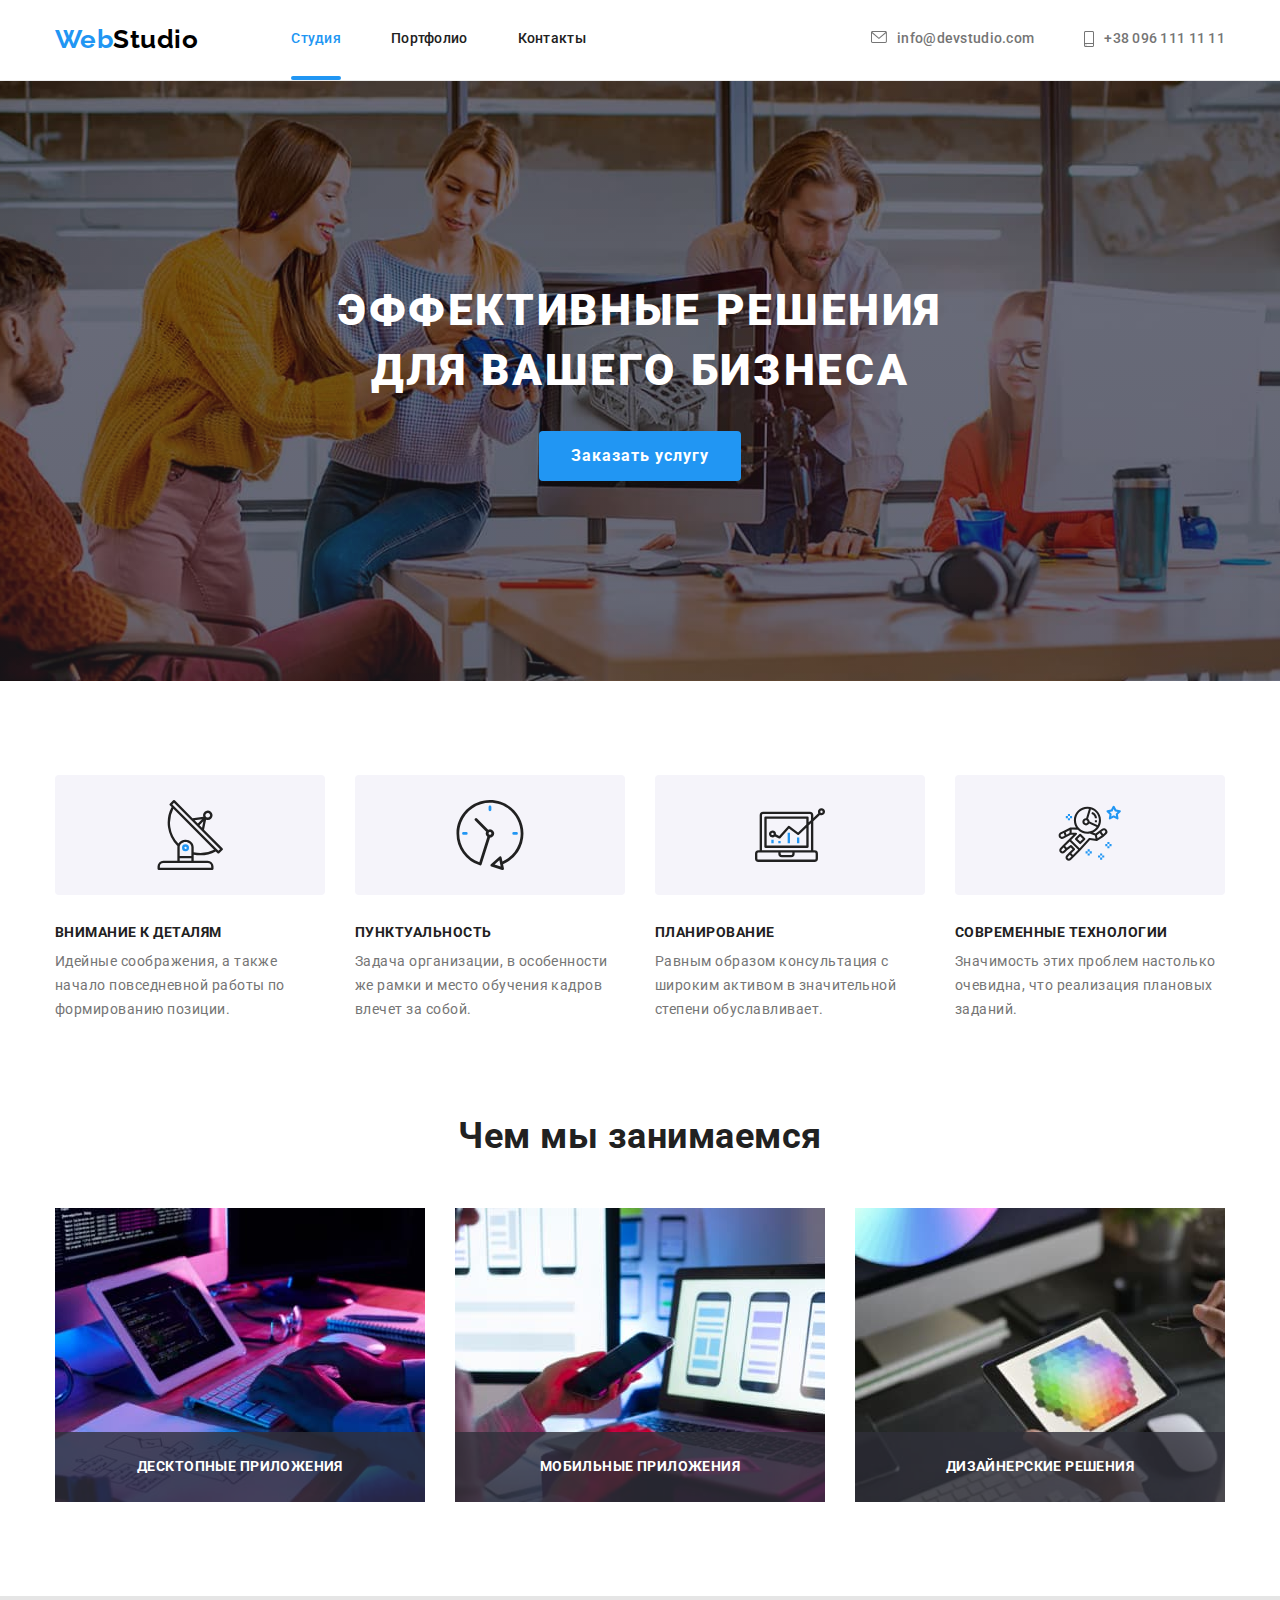
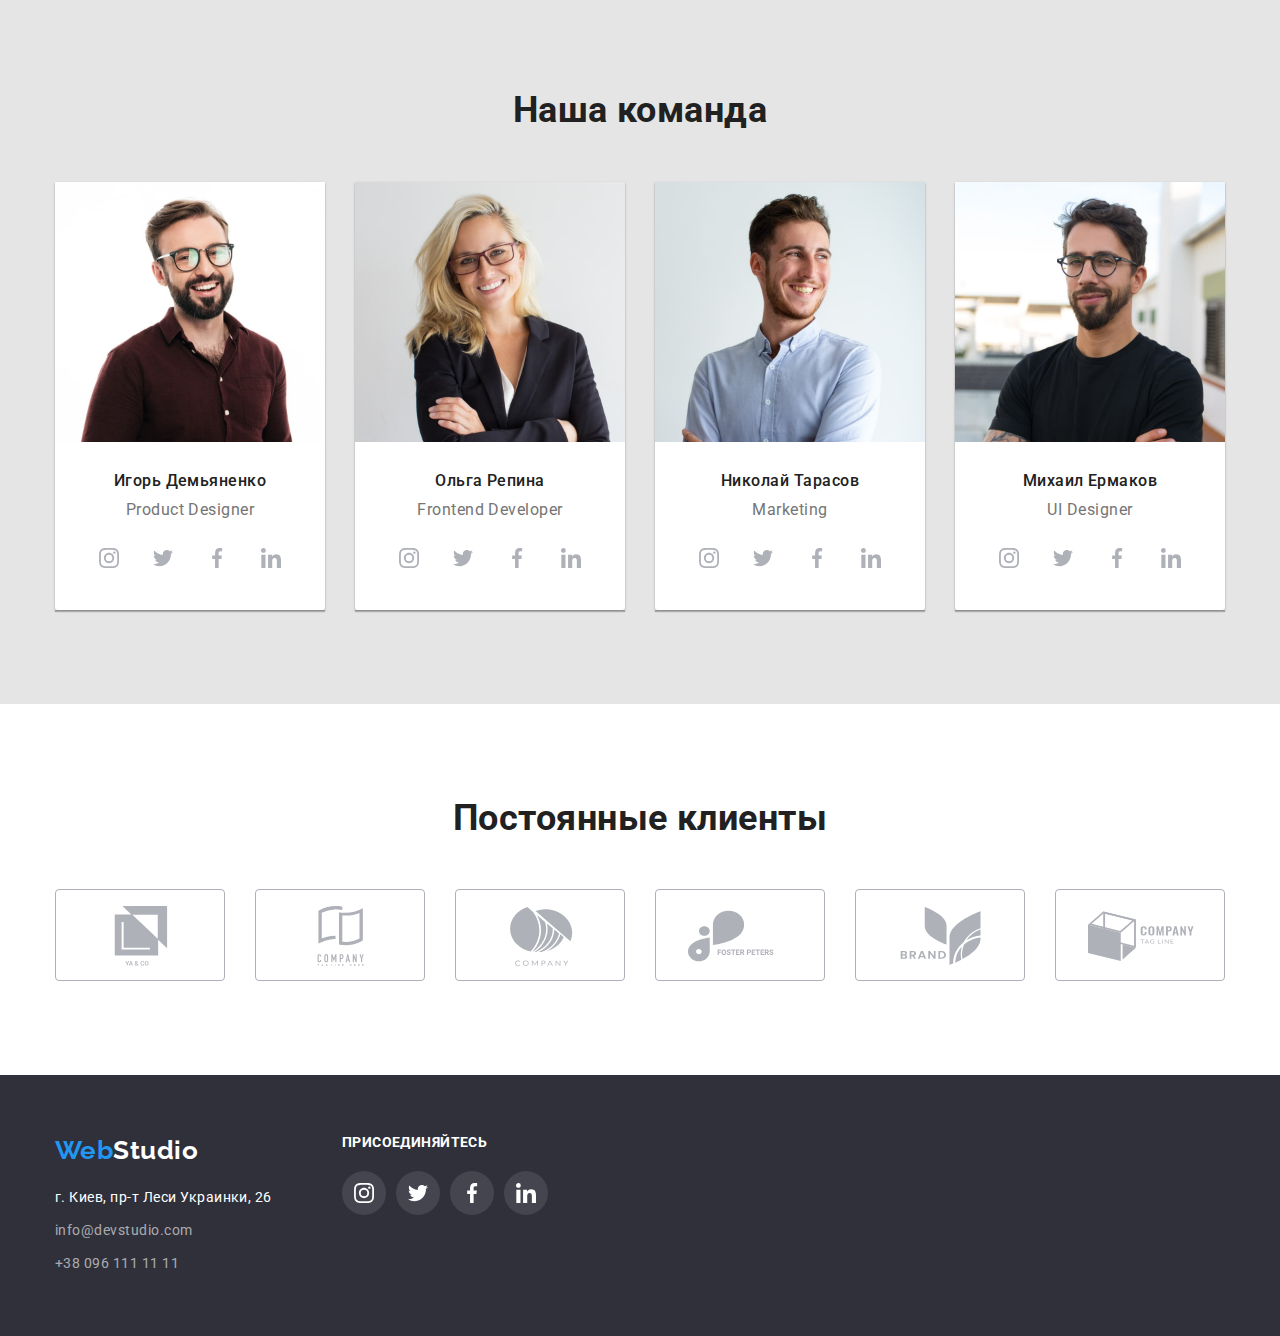
<file: index.html>
<!DOCTYPE html>
<html lang="ru">
  <head>
    <meta charset="UTF-8" />
    <meta http-equiv="X-UA-Compatible" content="IE=edge" />
    <meta name="viewport" content="width=device-width, initial-scale=1.0" />
    <title>Document</title>
    <link rel="preconnect" href="https://fonts.googleapis.com" />
    <link rel="preconnect" href="https://fonts.gstatic.com" crossorigin />
    <link
      href="https://fonts.googleapis.com/css2?family=Raleway:wght@700&family=Roboto:wght@400;500;700;900&display=swap"
      rel="stylesheet"
    />
    <link
      rel="stylesheet"
      href="https://cdnjs.cloudflare.com/ajax/libs/modern-normalize/1.1.0/modern-normalize.css"
    />
    <link rel="stylesheet" href="./css/styles.css" />
  </head>

  <body class="page">
    <!-- Шапка сайта -->

    <header class="page-header">
      <div class="container">
        <div class="header-box">
          <nav class="site-nav">
            <a href="./index.html" class="logo link"><span>Web</span>Studio</a>

            <ul class="site-nav-list list">
              <li class="site-nav-item">
                <a href="./index.html" class="link current">Студия</a>
              </li>
              <li class="site-nav-item">
                <a href="./portfolio.html" class="link">Портфолио</a>
              </li>
              <li class="site-nav-item">
                <a href="#" class="link">Контакты</a>
              </li>
            </ul>
          </nav>

          <ul class="header-contacts-list list">
            <li class="header-contacts-item">
              <a href="mailto:info@devstudio.com" class="link"
                ><svg class="contacts-icon" width="16" height="12">
                  <use href="./images/symbol-defs.svg#icon-envelope"></use>
                </svg>
                info@devstudio.com</a
              >
            </li>
            <li class="header-contacts-item">
              <a href="tel:+380961111111" class="link"
                ><svg class="contacts-icon" width="10" height="16">
                  <use href="./images/symbol-defs.svg#icon-smartphone"></use>
                </svg>
                +38 096 111 11 11</a
              >
            </li>
          </ul>
        </div>
      </div>
    </header>

    <main>
      <!-- Герой -->

      <section class="hero section">
        <div class="container">
          <h1 class="hero-title">Эффективные решения для вашего бизнеса</h1>
          <button type="button" class="button primary" data-modal-open>
            Заказать услугу
          </button>
        </div>
      </section>

      <!-- Преймущества -->

      <section class="advantages section">
        <div class="advantages-box container">
          <!-- <h2 class="advantages-title section-title">Наши преймущества</h2> -->
          <ul class="list advantages-list">
            <li class="advantages-item">
              <div class="advantages-item-box">
                <svg class="advantages-icon">
                  <use href="./images/symbol-defs.svg#icon-Group123"></use>
                </svg>
              </div>

              <h3 class="advantages-list-title">Внимание к деталям</h3>
              <p class="advantages-list-text">
                Идейные соображения, а также начало повседневной работы по
                формированию позиции.
              </p>
            </li>
            <li class="advantages-item">
              <div class="advantages-item-box">
                <svg class="advantages-icon">
                  <use href="./images/symbol-defs.svg#icon-clock-1"></use>
                </svg>
              </div>
              <h3 class="advantages-list-title">Пунктуальность</h3>
              <p class="advantages-list-text">
                Задача организации, в особенности же рамки и место обучения
                кадров влечет за собой.
              </p>
            </li>
            <li class="advantages-item">
              <div class="advantages-item-box">
                <svg class="advantages-icon">
                  <use href="./images/symbol-defs.svg#icon-diagram-1"></use>
                </svg>
              </div>
              <h3 class="advantages-list-title">Планирование</h3>
              <p class="advantages-list-text">
                Равным образом консультация с широким активом в значительной
                степени обуславливает.
              </p>
            </li>
            <li class="advantages-item">
              <div class="advantages-item-box">
                <svg class="advantages-icon">
                  <use href="./images/symbol-defs.svg#icon-astronaut-1"></use>
                </svg>
              </div>
              <h3 class="advantages-list-title">Современные технологии</h3>
              <p class="advantages-list-text">
                Значимость этих проблем настолько очевидна, что реализация
                плановых заданий.
              </p>
            </li>
          </ul>
        </div>
      </section>

      <!-- Чем мы занимаемся -->

      <section class="work section">
        <div class="work-box container">
          <h2 class="work-title section-title">Чем мы занимаемся</h2>
          <ul class="list work-list">
            <li class="work-item">
              <a href="#" class="link">
                <img
                  src="./images/img1.jpg"
                  alt="Наши работы"
                  width="370"
                  height="294"
                />

                <h3 class="work-item-text">Десктопные приложения</h3>
              </a>
            </li>
            <li class="work-item">
              <a href="#" class="link">
                <img
                  src="./images/img2.jpg"
                  alt="Наши работы"
                  width="370"
                  height="294"
                />
                <h3 class="work-item-text">Мобильные приложения</h3>
              </a>
            </li>
            <li class="work-item">
              <a href="#" class="link">
                <img
                  src="./images/img3.jpg"
                  alt="Наши работы"
                  width="370"
                  height="294"
                />
                <h3 class="work-item-text">Дизайнерские решения</h3>
              </a>
            </li>
          </ul>
        </div>
      </section>

      <!-- Наша команда-->

      <section class="section team">
        <div class="team-box container">
          <h2 class="section-title">Наша команда</h2>
          <ul class="list team-list">
            <li class="team-item">
              <img
                src="./images/img-demyanenko.jpg"
                alt="Наши специалисты"
                width="270"
                height="260"
              />
              <div class="team-card-text">
                <h3 class="title">Игорь Демьяненко</h3>
                <p>Product Designer</p>

                <ul class="list social-list">
                  <li class="social-item">
                    <a href="#" class="link">
                      <div class="social-box">
                        <svg class="social-icon">
                          <use
                            href="./images/symbol-defs.svg#icon-instagram-2"
                          ></use>
                        </svg>
                      </div>
                    </a>
                  </li>

                  <li class="social-item">
                    <a href="#" class="link">
                      <div class="social-box">
                        <svg class="social-icon">
                          <use
                            href="./images/symbol-defs.svg#icon-twitter-1"
                          ></use>
                        </svg>
                      </div>
                    </a>
                  </li>

                  <li class="social-item">
                    <a href="#" class="link">
                      <div class="social-box">
                        <svg class="social-icon">
                          <use
                            href="./images/symbol-defs.svg#icon-facebook-1"
                          ></use>
                        </svg>
                      </div>
                    </a>
                  </li>

                  <li class="social-item">
                    <a href="#" class="link">
                      <div class="social-box">
                        <svg class="social-icon">
                          <use
                            href="./images/symbol-defs.svg#icon-linkedin-1"
                          ></use>
                        </svg>
                      </div>
                    </a>
                  </li>
                </ul>
              </div>
            </li>
            <li class="team-item">
              <img
                src="./images/img-repyna.jpg"
                alt="Наши специалисты"
                width="270"
                height="260"
              />
              <div class="team-card-text">
                <h3 class="title">Ольга Репина</h3>
                <p>Frontend Developer</p>

                <ul class="list social-list">
                  <li class="social-item">
                    <a href="#" class="link">
                      <div class="social-box">
                        <svg class="social-icon">
                          <use
                            href="./images/symbol-defs.svg#icon-instagram-2"
                          ></use>
                        </svg>
                      </div>
                    </a>
                  </li>

                  <li class="social-item">
                    <a href="#" class="link">
                      <div class="social-box">
                        <svg class="social-icon">
                          <use
                            href="./images/symbol-defs.svg#icon-twitter-1"
                          ></use>
                        </svg>
                      </div>
                    </a>
                  </li>

                  <li class="social-item">
                    <a href="#" class="link">
                      <div class="social-box">
                        <svg class="social-icon">
                          <use
                            href="./images/symbol-defs.svg#icon-facebook-1"
                          ></use>
                        </svg>
                      </div>
                    </a>
                  </li>

                  <li class="social-item">
                    <a href="#" class="link">
                      <div class="social-box">
                        <svg class="social-icon">
                          <use
                            href="./images/symbol-defs.svg#icon-linkedin-1"
                          ></use>
                        </svg>
                      </div>
                    </a>
                  </li>
                </ul>
              </div>
            </li>
            <li class="team-item">
              <img
                src="./images/img-tarasov.jpg"
                alt="Наши специалисты"
                width="270"
                height="260"
              />
              <div class="team-card-text">
                <h3 class="title">Николай Тарасов</h3>
                <p>Marketing</p>

                <ul class="list social-list">
                  <li class="social-item">
                    <a href="#" class="link">
                      <div class="social-box">
                        <svg class="social-icon">
                          <use
                            href="./images/symbol-defs.svg#icon-instagram-2"
                          ></use>
                        </svg>
                      </div>
                    </a>
                  </li>

                  <li class="social-item">
                    <a href="#" class="link">
                      <div class="social-box">
                        <svg class="social-icon">
                          <use
                            href="./images/symbol-defs.svg#icon-twitter-1"
                          ></use>
                        </svg>
                      </div>
                    </a>
                  </li>

                  <li class="social-item">
                    <a href="#" class="link">
                      <div class="social-box">
                        <svg class="social-icon">
                          <use
                            href="./images/symbol-defs.svg#icon-facebook-1"
                          ></use>
                        </svg>
                      </div>
                    </a>
                  </li>

                  <li class="social-item">
                    <a href="#" class="link">
                      <div class="social-box">
                        <svg class="social-icon">
                          <use
                            href="./images/symbol-defs.svg#icon-linkedin-1"
                          ></use>
                        </svg>
                      </div>
                    </a>
                  </li>
                </ul>
              </div>
            </li>
            <li class="team-item">
              <img
                src="./images/img-ermakov.jpg"
                alt="Наши специалисты"
                width="270"
                height="260"
              />
              <div class="team-card-text">
                <h3 class="title">Михаил Ермаков</h3>
                <p>UI Designer</p>

                <ul class="list social-list">
                  <li class="social-item">
                    <a href="#" class="link">
                      <div class="social-box">
                        <svg class="social-icon">
                          <use
                            href="./images/symbol-defs.svg#icon-instagram-2"
                          ></use>
                        </svg>
                      </div>
                    </a>
                  </li>

                  <li class="social-item">
                    <a href="#" class="link">
                      <div class="social-box">
                        <svg class="social-icon">
                          <use
                            href="./images/symbol-defs.svg#icon-twitter-1"
                          ></use>
                        </svg>
                      </div>
                    </a>
                  </li>

                  <li class="social-item">
                    <a href="#" class="link">
                      <div class="social-box">
                        <svg class="social-icon">
                          <use
                            href="./images/symbol-defs.svg#icon-facebook-1"
                          ></use>
                        </svg>
                      </div>
                    </a>
                  </li>

                  <li class="social-item">
                    <a href="#" class="link">
                      <div class="social-box">
                        <svg class="social-icon">
                          <use
                            href="./images/symbol-defs.svg#icon-linkedin-1"
                          ></use>
                        </svg>
                      </div>
                    </a>
                  </li>
                </ul>
              </div>
            </li>
          </ul>
        </div>
      </section>

      <!-- Постоянные клиенты -->

      <section class="section clients">
        <div class="container">
          <h2 class="section-title">Постоянные клиенты</h2>

          <ul class="list clients-list">
            <li class="clients-item">
              <a href="#" class="link">
                <div class="clients-item-box">
                  <svg class="clients-icon">
                    <use href="./images/symbol-defs.svg#icon-group"></use>
                  </svg>
                </div>
              </a>
            </li>

            <li class="clients-item">
              <a href="#" class="link">
                <div class="clients-item-box">
                  <svg class="clients-icon">
                    <use href="./images/symbol-defs.svg#icon-group-1"></use>
                  </svg>
                </div>
              </a>
            </li>

            <li class="clients-item">
              <a href="#" class="link">
                <div class="clients-item-box">
                  <svg class="clients-icon">
                    <use href="./images/symbol-defs.svg#icon-group-2"></use>
                  </svg>
                </div>
              </a>
            </li>

            <li class="clients-item">
              <a href="#" class="link">
                <div class="clients-item-box">
                  <svg class="clients-icon">
                    <use href="./images/symbol-defs.svg#icon-group-3"></use>
                  </svg>
                </div>
              </a>
            </li>

            <li class="clients-item">
              <a href="#" class="link">
                <div class="clients-item-box">
                  <svg class="clients-icon">
                    <use href="./images/symbol-defs.svg#icon-group-4"></use>
                  </svg>
                </div>
              </a>
            </li>

            <li class="clients-item">
              <a href="#" class="link">
                <div class="clients-item-box">
                  <svg class="clients-icon">
                    <use href="./images/symbol-defs.svg#icon-group-5"></use>
                  </svg>
                </div>
              </a>
            </li>
          </ul>
        </div>
      </section>
    </main>

    <!-- Футер -->

    <footer class="page-footer">
      <div class="footer-info container">
        <div class="footer-contacts">
          <a href="./index.html" class="link logo"><span>Web</span>Studio</a>
          <address>г. Киев, пр-т Леси Украинки, 26</address>
          <ul class="footer-contacts list">
            <li class="footer-contacts-item">
              <a href="mailto:info@devstudio.com" class="link"
                >info@devstudio.com</a
              >
            </li>
            <li class="footer-contacts-item">
              <a href="tel:+380961111111" class="link">+38 096 111 11 11</a>
            </li>
          </ul>
        </div>

        <div class="footer-links">
          <h2>Присоединяйтесь</h2>

          <ul class="list social-list">
            <li class="social-item">
              <a href="#" class="link">
                <div class="social-box">
                  <svg class="social-icon">
                    <use href="./images/symbol-defs.svg#icon-instagram-2"></use>
                  </svg>
                </div>
              </a>
            </li>

            <li class="social-item">
              <a href="#" class="link">
                <div class="social-box">
                  <svg class="social-icon">
                    <use href="./images/symbol-defs.svg#icon-twitter-1"></use>
                  </svg>
                </div>
              </a>
            </li>

            <li class="social-item">
              <a href="#" class="link">
                <div class="social-box">
                  <svg class="social-icon">
                    <use href="./images/symbol-defs.svg#icon-facebook-1"></use>
                  </svg>
                </div>
              </a>
            </li>

            <li class="social-item">
              <a href="#" class="link">
                <div class="social-box">
                  <svg class="social-icon">
                    <use href="./images/symbol-defs.svg#icon-linkedin-1"></use>
                  </svg>
                </div>
              </a>
            </li>
          </ul>
        </div>
      </div>
    </footer>

    <!-------------------------------- Модальное окно -->

    <div class="backdrop is-hidden" data-modal>
      <div class="modal">
        <button type="button" class="close-btn" data-modal-close>
          <svg class="modal-icon">
            <use href="./images/symbol-defs.svg#icon-Vector"></use>
          </svg>
        </button>
      </div>
    </div>

    <script src="./js/modal.js"></script>
  </body>
</html>
</file>
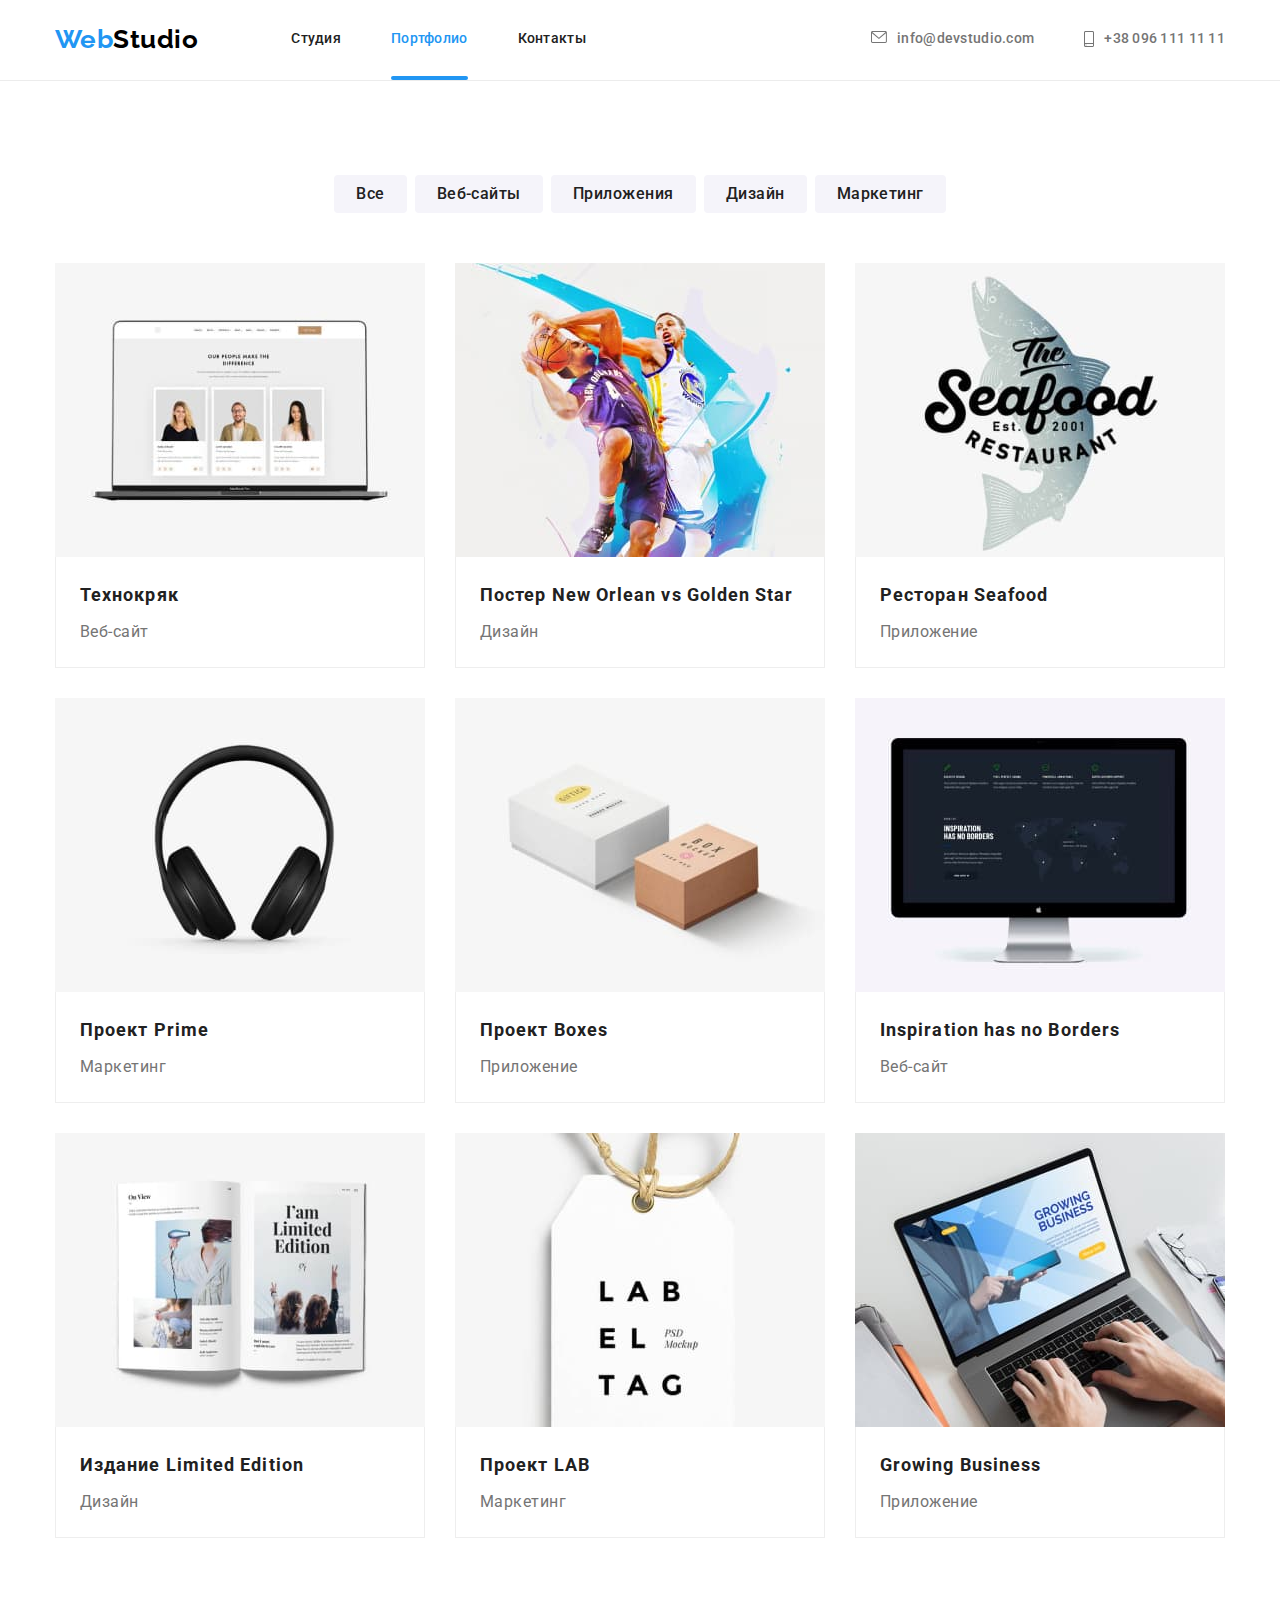
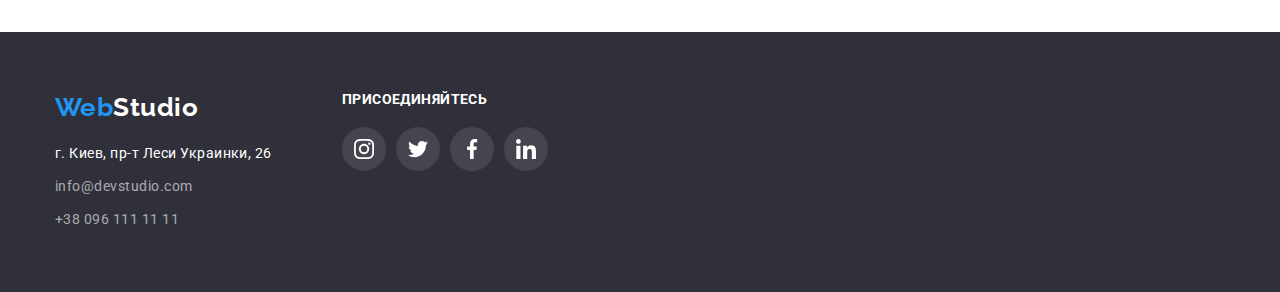
<file: portfolio.html>
<!DOCTYPE html>
<html lang="ru">
  <head>
    <meta charset="UTF-8" />
    <meta http-equiv="X-UA-Compatible" content="IE=edge" />
    <meta name="viewport" content="width=device-width, initial-scale=1.0" />
    <title>Document</title>
    <link rel="preconnect" href="https://fonts.googleapis.com" />
    <link rel="preconnect" href="https://fonts.gstatic.com" crossorigin />
    <link
      href="https://fonts.googleapis.com/css2?family=Raleway:wght@700&family=Roboto:wght@400;500;700;900&display=swap"
      rel="stylesheet"
    />
    <link
      rel="stylesheet"
      href="https://cdnjs.cloudflare.com/ajax/libs/modern-normalize/1.1.0/modern-normalize.css"
    />
    <link rel="stylesheet" href="./css/styles.css" />
  </head>
  <body class="page">
    <!-- Шапка сайта -->

    <header class="page-header">
      <div class="container">
        <div class="header-box">
          <nav class="site-nav">
            <a href="./index.html" class="logo link"><span>Web</span>Studio</a>

            <ul class="site-nav-list list">
              <li class="site-nav-item">
                <a href="./index.html" class="link">Студия</a>
              </li>
              <li class="site-nav-item">
                <a href="./portfolio.html" class="link current">Портфолио</a>
              </li>
              <li class="site-nav-item">
                <a href="#" class="link">Контакты</a>
              </li>
            </ul>
          </nav>

          <ul class="header-contacts-list list">
            <li class="header-contacts-item">
              <a href="mailto:info@devstudio.com" class="link"
                ><svg class="contacts-icon" width="16" height="12">
                  <use href="./images/symbol-defs.svg#icon-envelope"></use>
                </svg>
                info@devstudio.com</a
              >
            </li>
            <li class="header-contacts-item">
              <a href="tel:+380961111111" class="link"
                ><svg class="contacts-icon" width="10" height="16">
                  <use href="./images/symbol-defs.svg#icon-smartphone"></use>
                </svg>
                +38 096 111 11 11</a
              >
            </li>
          </ul>
        </div>
      </div>
    </header>

    <main>
      <section class="section example">
        <!-- <h1 class="section-title">Наши работы</h1> -->
        <div class="example-box container">
          <!-- Фильтр -->

          <ul class="list filter-list">
            <li class="filter-item">
              <button type="button" class="button filter">Все</button>
            </li>
            <li class="filter-item">
              <button type="button" class="button filter">Веб-сайты</button>
            </li>
            <li class="filter-item">
              <button type="button" class="button filter">Приложения</button>
            </li>
            <li class="filter-item">
              <button type="button" class="button filter">Дизайн</button>
            </li>
            <li class="filter-item">
              <button type="button" class="button filter">Маркетинг</button>
            </li>
          </ul>

          <!-- Примеры работ -->

          <ul class="list example-list">
            <li class="example-item">
              <div class="card-thumb">
                <img
                  src="./images/img-pt1.jpg"
                  alt="Лэптоп"
                  width="370"
                  height="294"
                />
                <p class="card-thumb-description">
                  Технокряк это современная площадка распространения
                  коронавируса. Компании используют эту платформу для цифрового
                  шпионажа и атак на защищённые сервера конкурентов.
                </p>
              </div>
              <div class="card-thumb-text">
                <h2 class="title">Технокряк</h2>
                <p class="description">Веб-сайт</p>
              </div>
            </li>

            <li class="example-item">
              <div class="card-thumb">
                <img
                  src="./images/img-pt2.jpg"
                  alt="Баскетболисты"
                  width="370"
                  height="294"
                />
                <p class="card-thumb-description">
                  Технокряк это современная площадка распространения
                  коронавируса. Компании используют эту платформу для цифрового
                  шпионажа и атак на защищённые сервера конкурентов.
                </p>
              </div>
              <div class="card-thumb-text">
                <h2 class="title">Постер New Orlean vs Golden Star</h2>
                <p class="description">Дизайн</p>
              </div>
            </li>

            <li class="example-item">
              <div class="card-thumb">
                <img
                  src="./images/img-pt3.jpg"
                  alt="Логотип ресторана"
                  width="370"
                  height="294"
                />
                <p class="card-thumb-description">
                  Технокряк это современная площадка распространения
                  коронавируса. Компании используют эту платформу для цифрового
                  шпионажа и атак на защищённые сервера конкурентов.
                </p>
              </div>
              <div class="card-thumb-text">
                <h2 class="title">Ресторан Seafood</h2>
                <p class="description">Приложение</p>
              </div>
            </li>

            <li class="example-item">
              <div class="card-thumb">
                <img
                  src="./images/img-pt4.jpg"
                  alt="Наушники"
                  width="370"
                  height="294"
                />
                <p class="card-thumb-description">
                  Технокряк это современная площадка распространения
                  коронавируса. Компании используют эту платформу для цифрового
                  шпионажа и атак на защищённые сервера конкурентов.
                </p>
              </div>
              <div class="card-thumb-text">
                <h2 class="title">Проект Prime</h2>
                <p class="description">Маркетинг</p>
              </div>
            </li>

            <li class="example-item">
              <div class="card-thumb">
                <img
                  src="./images/img-pt5.jpg"
                  alt="Две коробки"
                  width="370"
                  height="294"
                />
                <p class="card-thumb-description">
                  Технокряк это современная площадка распространения
                  коронавируса. Компании используют эту платформу для цифрового
                  шпионажа и атак на защищённые сервера конкурентов.
                </p>
              </div>
              <div class="card-thumb-text">
                <h2 class="title">Проект Boxes</h2>
                <p class="description">Приложение</p>
              </div>
            </li>

            <li class="example-item">
              <div class="card-thumb">
                <img
                  src="./images/img-pt6.jpg"
                  alt="Моноблок"
                  width="370"
                  height="294"
                />
                <p class="card-thumb-description">
                  Технокряк это современная площадка распространения
                  коронавируса. Компании используют эту платформу для цифрового
                  шпионажа и атак на защищённые сервера конкурентов.
                </p>
              </div>
              <div class="card-thumb-text">
                <h2 class="title">Inspiration has no Borders</h2>
                <p class="description">Веб-сайт</p>
              </div>
            </li>

            <li class="example-item">
              <div class="card-thumb">
                <img
                  src="./images/img-pt7.jpg"
                  alt="Открытая книга"
                  width="370"
                  height="294"
                />
                <p class="card-thumb-description">
                  Технокряк это современная площадка распространения
                  коронавируса. Компании используют эту платформу для цифрового
                  шпионажа и атак на защищённые сервера конкурентов.
                </p>
              </div>
              <div class="card-thumb-text">
                <h2 class="title">Издание Limited Edition</h2>
                <p class="description">Дизайн</p>
              </div>
            </li>

            <li class="example-item">
              <div class="card-thumb">
                <img
                  src="./images/img-pt8.jpg"
                  alt="Бирка"
                  width="370"
                  height="294"
                />
                <p class="card-thumb-description">
                  Технокряк это современная площадка распространения
                  коронавируса. Компании используют эту платформу для цифрового
                  шпионажа и атак на защищённые сервера конкурентов.
                </p>
              </div>
              <div class="card-thumb-text">
                <h2 class="title">Проект LAB</h2>
                <p class="description">Маркетинг</p>
              </div>
            </li>

            <li class="example-item">
              <div class="card-thumb">
                <img
                  src="./images/img-pt9.jpg"
                  alt="Лэптоп"
                  width="370"
                  height="294"
                />
                <p class="card-thumb-description">
                  Технокряк это современная площадка распространения
                  коронавируса. Компании используют эту платформу для цифрового
                  шпионажа и атак на защищённые сервера конкурентов.
                </p>
              </div>
              <div class="card-thumb-text">
                <h2 class="title">Growing Business</h2>
                <p class="description">Приложение</p>
              </div>
            </li>
          </ul>
        </div>
      </section>
    </main>

    <!-- Футер -->

    <footer class="page-footer">
      <div class="footer-info container">
        <div class="footer-contacts">
          <a href="./index.html" class="link logo"><span>Web</span>Studio</a>
          <address>г. Киев, пр-т Леси Украинки, 26</address>
          <ul class="footer-contacts list">
            <li class="footer-contacts-item">
              <a href="mailto:info@devstudio.com" class="link"
                >info@devstudio.com</a
              >
            </li>
            <li class="footer-contacts-item">
              <a href="tel:+380961111111" class="link">+38 096 111 11 11</a>
            </li>
          </ul>
        </div>

        <div class="footer-links">
          <h2>Присоединяйтесь</h2>

          <ul class="list social-list">
            <li class="social-item">
              <a href="#" class="link">
                <div class="social-box">
                  <svg class="social-icon">
                    <use href="./images/symbol-defs.svg#icon-instagram-2"></use>
                  </svg>
                </div>
              </a>
            </li>

            <li class="social-item">
              <a href="#" class="link">
                <div class="social-box">
                  <svg class="social-icon">
                    <use href="./images/symbol-defs.svg#icon-twitter-1"></use>
                  </svg>
                </div>
              </a>
            </li>

            <li class="social-item">
              <a href="#" class="link">
                <div class="social-box">
                  <svg class="social-icon">
                    <use href="./images/symbol-defs.svg#icon-facebook-1"></use>
                  </svg>
                </div>
              </a>
            </li>

            <li class="social-item">
              <a href="#" class="link">
                <div class="social-box">
                  <svg class="social-icon">
                    <use href="./images/symbol-defs.svg#icon-linkedin-1"></use>
                  </svg>
                </div>
              </a>
            </li>
          </ul>
        </div>
      </div>
    </footer>

    <script src="./js/modal.js"></script>
  </body>
</html>
</file>
<file: css/styles.css>
:root {
  --primary-text-color: #757575;
  --title-text-color: #212121;
  --primary-accent-color: #2196f3;
  --secondary-accent-color: #ffffff;
  --logo-color: #000000;
  --footer-link-color: rgba(255, 255, 255, 0.6);

  /* --primary-bg-color: #e5e5e5; */
  --header-bg-color: #ffffff;
  --hero-bg-color: #2f303a;
  --footer-bg-color: #2f303a;
  /* --secondary-bg-color: #f5f4fa; */
  --primary-bg-color: #f5f4fa;
  --secondary-bg-color: #e5e5e5;

  --card-set-gap: 30px;

  /* -------------Переменные переходов */

  --transition-time: 250ms;
  --transition-time-func: cubic-bezier(0.4, 0, 0.2, 1);
}

/* палитра текста */

/* Основной цвет текста: #757575; */

/* Вторичный цвет текста: #212121; */

/* Акцент:#2196F3; */

/* Белый #FFFFFF; */

/* Футер адресс #FFFFFF; */

/* Футер ссылки rgba(255, 255, 255, 0.6); */

/* WEB #2196F3; studio #000000; #FFFFFF; */

/* Герой #FFFFFF; */

/* Палитра фона */

/* Хэдер #FFFFFF; */

/* Герой #2F303A; */

/* Основной фон #E5E5E5; */

/* Вторичный фон+фильтр #F5F4FA; */

body {
  color: var(--primary-text-color);
  background-color: var(--header-bg-color);

  font-family: Roboto, sans-serif;
  letter-spacing: 0.03em;
}

/* Ссылки */
.link {
  color: inherit;
  text-decoration: none;
}

/* Списки */
.list {
  margin: 0;
  padding: 0;

  list-style: none;
}

/* сброс */
h1,
h2,
h3,
h4,
h5,
h6,
p {
  margin: 0;
  padding: 0;
}

/* Изображения */

img {
  display: block;
  width: 100%;
  height: auto;
}

/* CONTAINER */
.container {
  width: 1200px;
  padding-left: 15px;
  padding-right: 15px;
  margin: 0 auto;
}

/* Кнопки */

.button {
  border: 2px solid transparent;
  border-radius: 4px;
  cursor: pointer;
}

.button.filter {
  padding: 4px 20px;

  color: var(--title-text-color);
  background-color: var(--primary-bg-color);

  font-family: inherit;
  font-weight: 500;
  font-size: 16px;
  line-height: 1.62;
  letter-spacing: inherit;
  transition: background-color var(--transition-time)
      var(--transition-time-func),
    color var(--transition-time) var(--transition-time-func);
}

.button.filter:hover,
.button.filter:focus {
  color: var(--secondary-accent-color);
  background-color: var(--primary-accent-color);

  font-family: inherit;
  font-weight: 500;
  font-size: 16px;
  line-height: 1.62;
  letter-spacing: inherit;
}

/* Ссылки на соц.сети */

.social-box {
  display: flex;
  justify-content: center;
  width: 44px;
  height: 44px;
}

.social-icon {
  width: 20px;
  height: 20px;
}

/* HEADER */

.page-header {
  padding-top: 24px;
  padding-bottom: 25px;
  border-bottom: 1px solid #ececec;

  color: var(--title-text-color);
  background-color: var(--secondary-accent-color);
}

.site-nav {
  display: flex;
  align-items: center;
}

.header-box {
  display: flex;
  align-items: center;
}

.logo {
  margin-right: 93px;

  color: var(--logo-color);

  font-family: Raleway, sans-serif;
  font-weight: 700;
  font-size: 26px;
  line-height: 1.19;
}

.logo span {
  color: var(--primary-accent-color);
}

/* site-nav+header-contacts-list */

.site-nav-list {
  color: var(--title-text-color);
  font-weight: 500;
  font-size: 14px;
  line-height: 1.14;
  letter-spacing: 0.02em;

  display: flex;
}

.site-nav-item:not(:last-child) {
  margin-right: 50px;
}

.site-nav-list .link {
  transition: color var(--transition-time) var(--transition-time-func),
    fill var(--transition-time) var(--transition-time-func);
}

.site-nav-list .current {
  position: relative;
  color: var(--primary-accent-color);
}

.header-contacts-list {
  margin-left: auto;

  color: var(--primary-text-color);
  font-weight: 500;
  font-size: 14px;
  line-height: 1.14;
  letter-spacing: 0.02em;
  fill: var(--primary-text-color);

  display: flex;
}

.header-contacts-list .link {
  transition: color var(--transition-time) var(--transition-time-func),
    fill var(--transition-time) var(--transition-time-func);
}

.header-contacts-item {
  display: flex;
  align-items: center;
}

.header-contacts-item .link {
  display: flex;
}

.contacts-icon {
  margin-right: 10px;

  justify-content: center;
  align-items: center;
}

.header-contacts-item:not(:last-child) {
  margin-right: 50px;
}

.site-nav-list .link:hover,
.site-nav-list .link:focus,
.header-contacts-list .link:focus:focus,
.header-contacts-list .link:hover:hover,
.footer-contacts .link:focus,
.footer-contacts .link:hover {
  color: var(--primary-accent-color);
  fill: var(--primary-accent-color);
}

/* ---------Полоска активной вкладки position: relative строка 212 */

.site-nav .link.current::after {
  content: "";
  position: absolute;
  left: 0;
  top: 46px;
  width: 100%;
  height: 4px;
  background-color: var(--primary-accent-color);
  border-radius: 2px;
}

/* Sections */

.section {
  padding-top: 94px;
  padding-bottom: 94px;
}

.section-title {
  margin-bottom: 50px;

  color: var(--title-text-color);

  font-weight: 700;
  font-size: 36px;
  line-height: 1.16;
  text-align: center;
}

/* Hero */

.hero {
  padding-top: 200px;
  padding-bottom: 200px;

  max-width: 1600px;
  margin-right: auto;
  margin-left: auto;

  background-color: var(--hero-bg-color);
  text-align: center;
  background-image: linear-gradient(rgba(0, 0, 0, 0.2), rgba(47, 48, 58, 0.4)),
    url(../images/hero-bg.jpg);
  background-repeat: no-repeat;
  background-position: center;
}

.hero-title {
  max-width: 696px;
  margin-top: 0;
  margin-right: auto;
  margin-left: auto;
  margin-bottom: 30px;

  color: var(--secondary-accent-color);

  font-weight: 900;
  font-size: 44px;
  line-height: 1.36;
  letter-spacing: 0.06em;
  text-transform: uppercase;
}

/* HERO-кнопка */
.button.primary {
  margin-top: 0;
  margin-bottom: 0;
  margin-left: auto;
  margin-right: auto;
  padding-top: 8px;
  padding-bottom: 8px;
  padding-left: 30px;
  padding-right: 30px;

  color: var(--secondary-accent-color);
  background-color: var(--primary-accent-color);

  font-family: inherit;
  font-weight: 700;
  font-size: 16px;
  line-height: 1.87;
  letter-spacing: 0.06em;

  transition: background-color var(--transition-time)
    var(--transition-time-func);
}

.button.primary:hover,
.button.primary:focus {
  background-color: #188ce8;
}

/* Секция преймущества */

/* .advantages {
  outline: 2px solid tomato;
  background-color: rgb(131, 71, 71);
} */

.advantages-list {
  margin-left: calc(-1 * var(--card-set-gap));

  font-size: 14px;
  line-height: 1.71;

  display: flex;
}

.advantages-item {
  margin-left: var(--card-set-gap);

  flex-basis: calc((100% / 4) - var(--card-set-gap));
}

.advantages-item-box {
  width: 270px;
  height: 120px;
  border-radius: 4px;
  padding: 25px 100px;
  margin-bottom: 30px;

  background-color: var(--primary-bg-color);
}

.advantages-icon {
  width: 70px;
  height: 70px;
}

.advantages-list-title {
  margin-bottom: 10px;

  color: var(--title-text-color);

  font-weight: 700;
  font-size: 14px;
  line-height: 1.14;
  text-transform: uppercase;
}

/* Секция Чем мы занимаемся */

.work {
  padding-top: 0;

  text-align: center;
}

.work-list {
  margin-left: calc(-1 * var(--card-set-gap));

  display: flex;
}

.work-item {
  position: relative;

  margin-left: var(--card-set-gap);

  flex-basis: calc((100% / 3) - var(--card-set-gap));
}

.work-item-text {
  position: absolute;
  width: 100%;
  height: auto;
  left: 0;
  bottom: 0;

  padding-top: 27px;
  padding-bottom: 27px;

  font-family: Roboto;
  font-weight: 700;
  font-size: 14px;
  line-height: 1.14;
  text-align: center;
  letter-spacing: 0.03em;
  text-transform: uppercase;

  color: var(--secondary-accent-color);
  background-color: rgba(47, 48, 58, 0.8);
}

/* Секция Команда */

.team {
  background-color: var(--secondary-bg-color);
}

.team-list {
  margin-left: calc(-1 * var(--card-set-gap));

  font-size: 16px;
  line-height: 1.18;
  text-align: center;

  display: flex;
}

.team-item {
  margin-left: var(--card-set-gap);

  flex-basis: calc((100% / 4) - var(--card-set-gap));

  box-shadow: 0px 1px 3px rgba(0, 0, 0, 0.12), 0px 1px 1px rgba(0, 0, 0, 0.14),
    0px 2px 1px rgba(0, 0, 0, 0.2);
}

.team-list .title {
  margin-bottom: 10px;

  color: var(--title-text-color);
  font-size: 16px;
  line-height: 1.18;
  font-weight: 500;
}

/* .team-list img {
  margin-bottom: 30px;
} */

.team-card-text {
  padding: 30px 32px;
  border-radius: 0 0 4px 4px;
  background-color: var(--header-bg-color);
}

.team .social-list {
  margin-top: 16px;
  margin-left: -10px;

  display: flex;
}

.team .social-item {
  margin-left: 10px;

  flex-basis: calc((100% / 3) - 10px);
}

.social-item .link {
  display: flex;
  align-items: center;
}

.team .social-item .link .social-icon {
  transition: fill var(--transition-time) var(--transition-time-func);
}

.team .social-item .link:hover .social-icon,
.team .social-item .link:focus .social-icon {
  fill: var(--secondary-accent-color);
}

.team .social-item .link .social-box {
  border-radius: 50%;
  transition: background-color var(--transition-time)
    var(--transition-time-func);
}

.team .social-item .link:hover .social-box,
.team .social-item .link:hover .social-box {
  background-color: var(--primary-accent-color);
}

.team .social-icon {
  fill: #afb1b8;
  align-self: center;
}

/* Секция Постоянные клиенты */

.clients-list {
  margin-left: calc(-1 * var(--card-set-gap));
  margin-bottom: calc(-1 * var(--card-set-gap));

  display: flex;
}

.clients-item {
  margin-left: var(--card-set-gap);
  margin-bottom: var(--card-set-gap);

  flex-basis: calc((100% / 5) - var(--card-set-gap));
}

.clients-item-box {
  width: 170px;
  height: 92px;
  padding: 16px 32px;
  border: 1px solid #afb1b8;
  border-radius: 4px;

  transition: border var(--transition-time) var(--transition-time-func);
}

.clients-icon {
  width: 106px;
  height: 60px;

  fill: #afb1b8;

  transition: fill var(--transition-time) var(--transition-time-func);
}

.clients-item .link:hover .clients-icon,
.clients-item .link:focus .clients-icon {
  fill: var(--primary-accent-color);
}

.clients-item .link:hover .clients-item-box,
.clients-item .link:focus .clients-item-box {
  border: 1px solid var(--primary-accent-color);
}

/* Секция Примеры работ */

/* .example {
  background-color: var(--header-bg-color);
} */

.filter-list {
  margin-bottom: 50px;
  display: flex;
  justify-content: center;
}

.filter-item:not(:last-child) {
  margin-right: 8px;
}

.filter-item {
  position: relative;
}

.filter-item::after {
  position: absolute;
  top: 0;
  left: 0;
  border-radius: 4px;
  content: "";
  width: 100%;
  height: 100%;

  z-index: -1;

  opacity: 0;

  transition: opacity var(--transition-time) var(--transition-time-func);

  text-shadow: 0px 4px 4px rgba(0, 0, 0, 0.25);

  box-shadow: 0px 3px 1px rgba(0, 0, 0, 0.1), 0px 1px 2px rgba(0, 0, 0, 0.08),
    0px 2px 2px rgba(0, 0, 0, 0.12);
}

.filter-item:hover::after {
  opacity: 1;
}

/* Карточки секции Примеры */

.example-item:hover,
.example-item:focus {
  cursor: pointer;

  /* box-shadow: 0px 1px 1px rgba(0, 0, 0, 0.12), 0px 4px 4px rgba(0, 0, 0, 0.06),
    1px 4px 6px rgba(0, 0, 0, 0.16); */
}

.example-item {
  position: relative;
}

.example-item::after {
  display: inline-block;
  position: absolute;
  top: 0;
  left: 0;
  content: "";
  width: 100%;
  height: 100%;

  opacity: 0;
  transition: opacity var(--transition-time) var(--transition-time-func);

  box-shadow: 0px 1px 1px rgba(0, 0, 0, 0.12), 0px 4px 4px rgba(0, 0, 0, 0.06),
    1px 4px 6px rgba(0, 0, 0, 0.16);
}

.example-item:hover::after {
  opacity: 1;
}

/* .card-thumb > img {
  margin-bottom: 20px;
} */

.card-thumb {
  position: relative;
  overflow: hidden;
}

.card-thumb-text {
  padding: 20px 24px;
  border: 1px solid #eeeeee;
  border-top: none;
}

.card-thumb-description {
  display: block;

  position: absolute;

  padding: 63px 24px;

  font-family: Roboto;
  font-size: 18px;
  line-height: 1.56;
  letter-spacing: 0.03em;

  color: var(--secondary-accent-color);
  background-color: rgba(33, 150, 243, 0.9);

  /* overflow: hidden; */

  /* opacity: 0; */

  pointer-events: none;

  transition: transform var(--transition-time) var(--transition-time-func);
}

.example-item:hover .card-thumb-description,
.example-item:focus .card-thumb-description {
  /* bottom: 0;
  left: 0; */

  transform: translateY(-100%);

  /* opacity: 1; */
}

.example-list .title {
  margin-bottom: 4px;

  color: var(--title-text-color);

  font-weight: 700;
  font-size: 18px;
  line-height: 2;
  letter-spacing: 0.06em;
  text-align: left;
}

.example-list .description {
  color: var(--primary-text-color);

  font-size: 16px;
  line-height: 1.87;
  text-align: left;
}

.example-list {
  margin-left: calc(-1 * var(--card-set-gap));
  margin-bottom: calc(-1 * var(--card-set-gap));

  display: flex;
  flex-wrap: wrap;
}

.example-item {
  margin-left: var(--card-set-gap);
  margin-bottom: var(--card-set-gap);
  flex-basis: calc((100% / 3) - var(--card-set-gap));
}

/* .card-thumb {
  border: 1px solid #eeeeee;
} */

/* футер */

.page-footer {
  padding-top: 60px;
  padding-bottom: 60px;

  color: var(--secondary-accent-color);
  background-color: var(--footer-bg-color);

  font-size: 14px;
  line-height: 1.71;
}

.page-footer .footer-contacts .logo {
  margin-bottom: 20px;
  margin-right: 0;
  display: inline-block;

  color: var(--secondary-accent-color);
}

.page-footer address {
  margin-bottom: 9px;

  font-style: normal;
}

.footer-contacts .link {
  color: var(--footer-link-color);

  transition: color var(--transition-time) var(--transition-time-func);
}

.footer-contacts-item:not(:last-child) {
  margin-bottom: 9px;
}

.page-footer .social-list {
  display: flex;
}

.footer-info {
  display: flex;
}

.footer-links {
  margin-left: 70px;
}

.footer-links .social-item .link .social-box {
  transition: background-color var(--transition-time)
    var(--transition-time-func);
}

.footer-links .social-item .link:hover .social-icon,
.footer-links .social-item .link:focus .social-icon {
  fill: var(--secondary-accent-color);
}

.footer-links .social-item .link:hover .social-box,
.footer-links .social-item .link:hover .social-box {
  background-color: var(--primary-accent-color);
  border-radius: 50%;
}

.footer-links .social-icon {
  fill: var(--secondary-accent-color);
  align-self: center;
}

.footer-links .social-box {
  background-color: rgba(255, 255, 255, 0.1);
  border-radius: 50%;
}

.footer-links .social-item:not(:first-child) {
  margin-left: 10px;
}

.footer-links h2 {
  margin-bottom: 20px;

  font-family: Roboto;
  font-weight: 700;
  font-size: 14px;
  line-height: 1.14;
  letter-spacing: 0.03em;
  text-transform: uppercase;
}

/* ------------------Модальное окно */

.backdrop {
  width: 100%;
  height: 100%;
  position: fixed;
  top: 0;
  left: 0;
  background-color: rgba(0, 0, 0, 0.2);
}

.modal {
  width: 528px;
  min-height: 581px;
  padding: 40px;
  background: var(--secondary-accent-color);
  box-shadow: 0px 1px 3px rgba(0, 0, 0, 0.12), 0px 1px 1px rgba(0, 0, 0, 0.14),
    0px 2px 1px rgba(0, 0, 0, 0.2);
  border-radius: 4px;
  position: absolute;
  left: 50%;
  top: 50%;
  transform: translate(-50%, -50%);
  opacity: 1;
  transition: opacity var(--transition-time) var(--transition-time-func);
}

.modal-icon {
  width: 11px;
  height: 11px;
  fill: #000000;
}

.close-btn {
  position: absolute;
  right: 8px;
  top: 8px;
  width: 30px;
  height: 30px;
  border-radius: 50%;
  border: 1px solid rgba(0, 0, 0, 0.1);
  background: transparent;
}

.backdrop.is-hidden {
  opacity: 0;
  pointer-events: none;
}

.backdrop.is-hidden .modal {
  opacity: 0;
}
</file>
